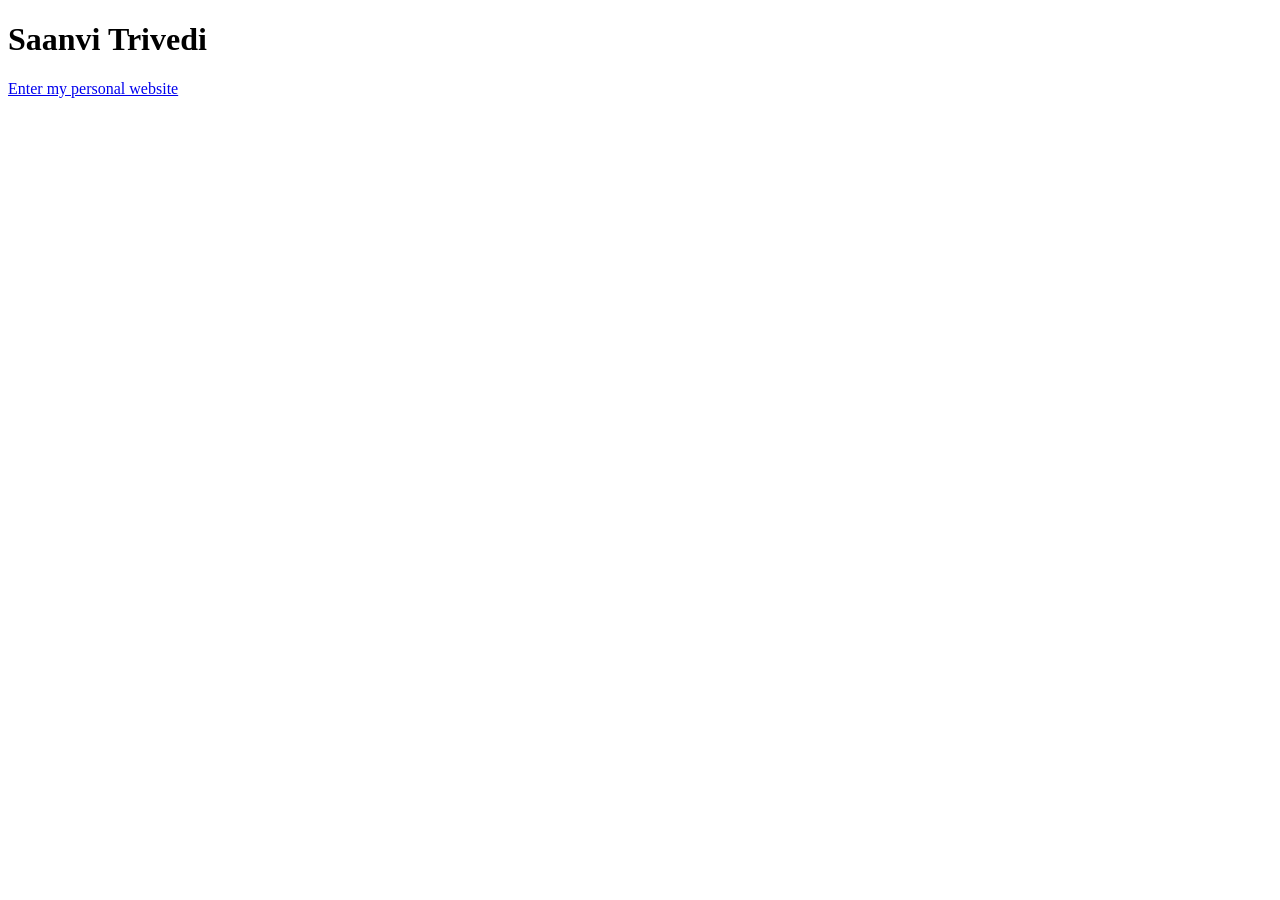
<file: index.html>
<!DOCTYPE html>
<html lang="en">

<head>
  <meta charset="UTF-8">
  <meta name="viewport" content="width=device-width, initial-scale=1.0">
  <title>Saanvi Trivedi</title>
</head>

<body>

  <h1>Saanvi Trivedi</h1>

  <p>
    <a href="views/home.html">Enter my personal website</a>
  </p>

</body>

</html>
</file>
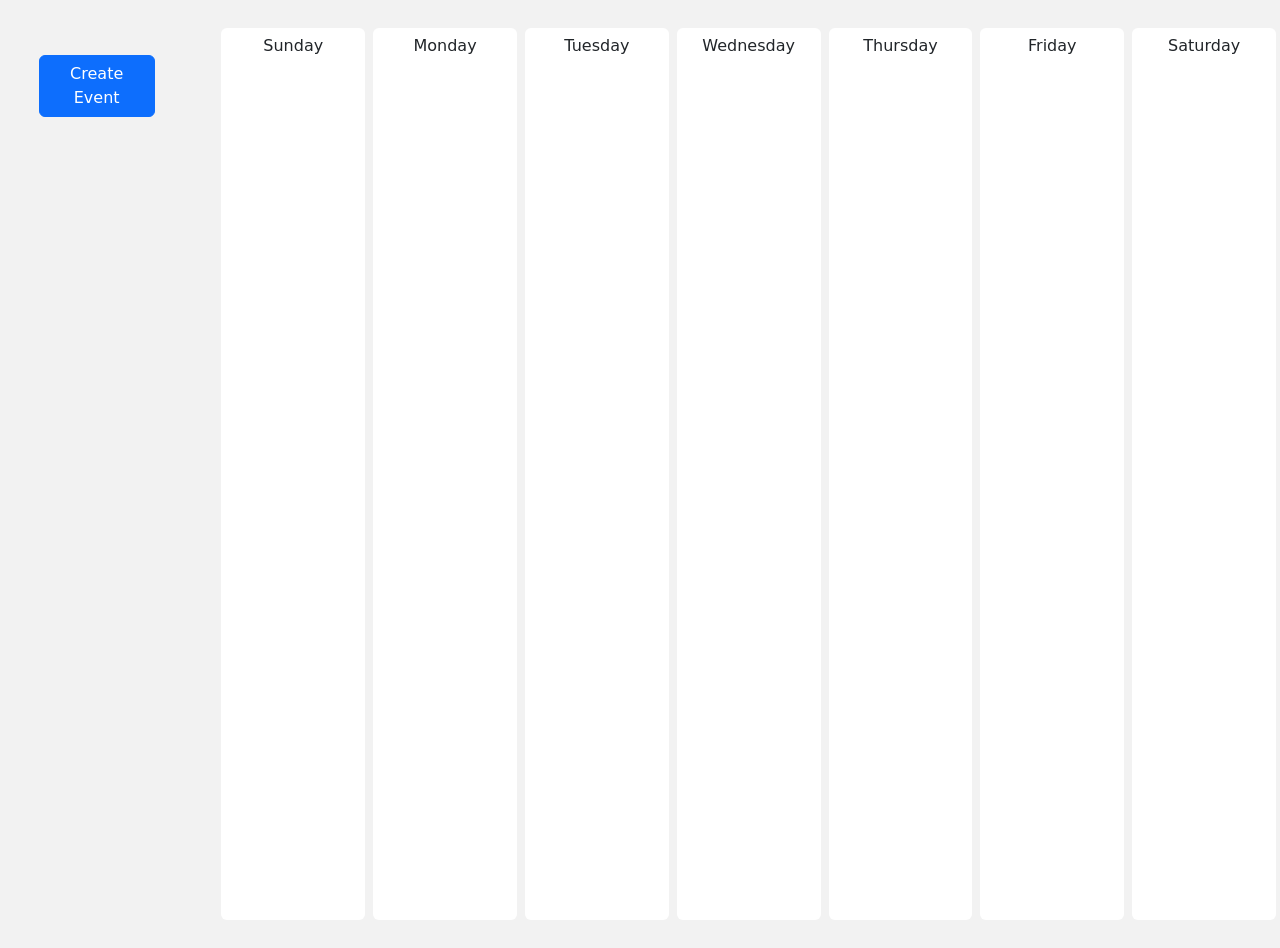
<file: submission/Calendar/index.html>
<!doctype html>

<html lang="en">

  <head>

    <meta charset="utf-8">

    <meta name="viewport" content="width=device-width, initial-scale=1">

    <title>Lab 4 - Calendar</title>

    <link href="https://cdn.jsdelivr.net/npm/bootstrap@5.3.3/dist/css/bootstrap.min.css"
          rel="stylesheet"
          integrity="sha384-QWTKZyjpPEjISv5WaRU9OFeRpok6YctnYmDr5pNlyT2bRjXh0JMhjY6hW+ALEwIH"
          crossorigin="anonymous">

    <link rel="stylesheet" href="./resources/css/style.css">

  </head>

  <body>

    <div class="row">

        <div class="col-2">

            <div class="custom-container">

                <button
                    class="btn btn-primary mt-3"
                    type="button"
                    data-bs-toggle="modal"
                    data-bs-target="#event_modal"
                    onclick="startCreateEvent()"
                >
                    Create Event
                </button>

            </div>

        </div>

        <div class="col">

            <div class="container-md container-fluid py-4 h-100">

                <div id="calendar" class="row h-100">

                    <div class="col-sm m-1 bg-white rounded px-1 px-md-2" id="sunday">

                        <div class="h6 text-center position-relative py-2 day">
                            Sunday
                        </div>

                    </div>

                    <div class="col-sm m-1 bg-white rounded px-1 px-md-2" id="monday">

                        <div class="h6 text-center position-relative py-2 day">
                            Monday
                        </div>

                    </div>

                    <div class="col-sm m-1 bg-white rounded px-1 px-md-2" id="tuesday">

                        <div class="h6 text-center position-relative py-2 day">
                            Tuesday
                        </div>

                    </div>

                    <div class="col-sm m-1 bg-white rounded px-1 px-md-2" id="wednesday">

                        <div class="h6 text-center position-relative py-2 day">
                            Wednesday
                        </div>

                    </div>

                    <div class="col-sm m-1 bg-white rounded px-1 px-md-2" id="thursday">

                        <div class="h6 text-center position-relative py-2 day">
                            Thursday
                        </div>

                    </div>

                    <div class="col-sm m-1 bg-white rounded px-1 px-md-2" id="friday">

                        <div class="h6 text-center position-relative py-2 day">
                            Friday
                        </div>

                    </div>

                    <div class="col-sm m-1 bg-white rounded px-1 px-md-2" id="saturday">

                        <div class="h6 text-center position-relative py-2 day">
                            Saturday
                        </div>

                    </div>

                </div>

            </div>

        </div>

    </div>


    <!-- Event Modal -->

    <div
        class="modal fade"
        id="event_modal"
        tabindex="-1"
        aria-labelledby="eventModalLabel"
        aria-hidden="true"
    >

        <div class="modal-dialog">

            <div class="modal-content">

                <div class="modal-header">

                    <h5 class="modal-title" id="eventModalLabel">
                        Create Event
                    </h5>

                    <button
                        type="button"
                        class="btn-close"
                        data-bs-dismiss="modal"
                        aria-label="Close"
                    ></button>

                </div>

                <div class="modal-body">

                    <form id="event_form">

                        <!-- Event Name -->

                        <div class="mb-3">

                            <label for="event_name" class="form-label">
                                Event Name
                            </label>

                            <input
                                type="text"
                                class="form-control"
                                id="event_name"
                                required
                            >

                        </div>


                        <!-- Weekday -->

                        <div class="mb-3">

                            <label for="event_weekday" class="form-label">
                                Weekday
                            </label>

                            <select
                                class="form-select"
                                id="event_weekday"
                                required
                            >

                                <option value="">Select a day</option>

                                <option value="sunday">Sunday</option>

                                <option value="monday">Monday</option>

                                <option value="tuesday">Tuesday</option>

                                <option value="wednesday">Wednesday</option>

                                <option value="thursday">Thursday</option>

                                <option value="friday">Friday</option>

                                <option value="saturday">Saturday</option>

                            </select>

                        </div>


                        <!-- Time -->

                        <div class="mb-3">

                            <label for="event_time" class="form-label">
                                Time
                            </label>

                            <input
                                type="time"
                                class="form-control"
                                id="event_time"
                                required
                            >

                        </div>


                        <!-- Event Modality -->

                        <div class="mb-3">

                            <label for="event_modality" class="form-label">
                                Event Modality
                            </label>

                            <select
                                class="form-select"
                                id="event_modality"
                                required
                                onchange="updateLocationOptions(this.value)"
                            >

                                <option value="in-person">
                                    In Person
                                </option>

                                <option value="remote">
                                    Remote
                                </option>

                            </select>

                        </div>


                        <!-- Category -->

                        <div class="mb-3">

                            <label for="event_category" class="form-label">
                                Category
                            </label>

                            <select
                                class="form-select"
                                id="event_category"
                                required
                            >

                                <option value="">
                                    Select a category
                                </option>

                                <option value="academic">
                                    Academic
                                </option>

                                <option value="work">
                                    Work
                                </option>

                                <option value="personal">
                                    Personal
                                </option>

                                <option value="social">
                                    Social
                                </option>

                            </select>

                        </div>


                        <!-- Location -->

                        <div class="mb-3" id="location_container">

                            <label for="event_location" class="form-label">
                                Location
                            </label>

                            <input
                                type="text"
                                class="form-control"
                                id="event_location"
                                required
                            >

                        </div>


                        <!-- Remote URL -->

                        <div
                            class="mb-3"
                            id="remote_url_container"
                            style="display: none;"
                        >

                            <label for="event_remote_url" class="form-label">
                                Remote URL
                            </label>

                            <input
                                type="text"
                                class="form-control"
                                id="event_remote_url"
                                placeholder="https://zoom.us/j/123456789"
                                pattern="https?://.+"
                            >

                        </div>


                        <!-- Attendees -->

                        <div class="mb-3">

                            <label for="event_attendees" class="form-label">
                                Attendees
                            </label>

                            <input
                                type="text"
                                class="form-control"
                                id="event_attendees"
                                placeholder="Alice, Bob, Charlie"
                                required
                            >

                        </div>

                    </form>

                </div>


                <div class="modal-footer">

                    <button
                        type="button"
                        class="btn btn-secondary"
                        data-bs-dismiss="modal"
                    >
                        Close
                    </button>

                    <button
                        type="submit"
                        class="btn btn-primary"
                        form="event_form"
                        onclick="saveEvent()"
                    >
                        Save Event
                    </button>

                </div>

            </div>

        </div>

    </div>


    <script
        src="https://cdn.jsdelivr.net/npm/bootstrap@5.3.3/dist/js/bootstrap.bundle.min.js"
        integrity="sha384-YvpcrYf0tY3lHB60NNkmXc5s9fDVZLESaAA55NDzOxhy9GkcIdslK1eN7N6jIeHz"
        crossorigin="anonymous"
    ></script>

    <script src="./resources/js/script.js"></script>

  </body>

</html>
</file>
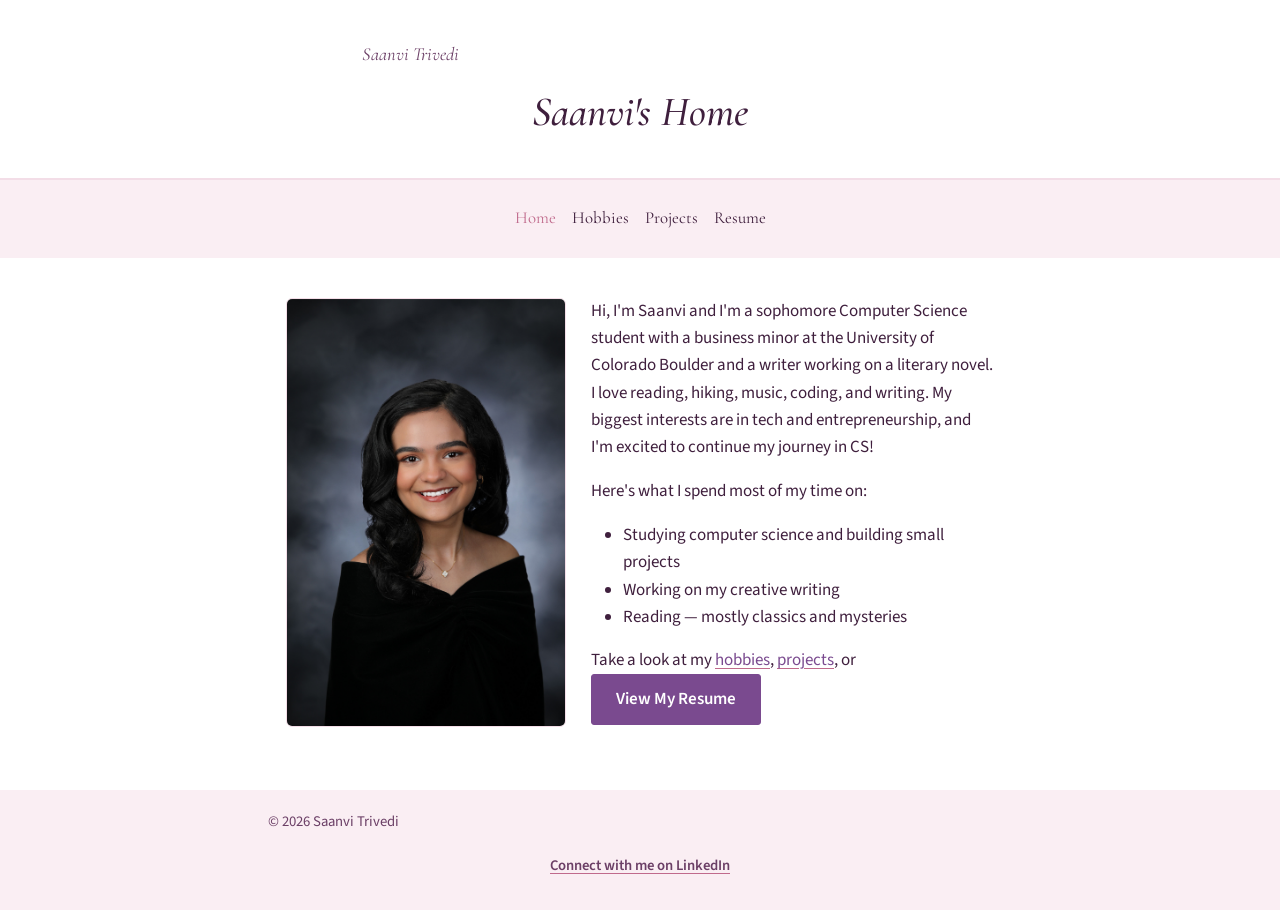
<file: views/home.html>
<!DOCTYPE html>
<html lang="en">

<head>
  <meta charset="UTF-8">
  <meta name="viewport" content="width=device-width, initial-scale=1.0">

  <title>Saanvi Trivedi — Home</title>

  <!-- Bootstrap stylesheet -->
  <link
    href="https://cdn.jsdelivr.net/npm/bootstrap@5.3.3/dist/css/bootstrap.min.css"
    rel="stylesheet">

  <!-- My custom CSS -->
  <link rel="stylesheet" href="../resources/css/styles.css">
</head>

<body>

  <!-- ELEMENT EXAMPLE: <header> groups the introductory content
       for the page. -->

  <header class="site-header text-center">
    <p class="site-name">Saanvi Trivedi</p>
    <h1>Saanvi's Home</h1>
  </header>


  <!-- Bootstrap component: Navbar.
       navbar creates the navigation component.
       navbar-expand-md makes the navigation responsive.
       Bootstrap annotation #1. -->

  <nav class="navbar navbar-expand-md site-nav" aria-label="Primary">

    <div class="container">

      <ul class="navbar-nav mx-auto">

        <li class="nav-item">
          <a class="nav-link active" aria-current="page" href="home.html">
            Home
          </a>
        </li>

        <li class="nav-item">
          <a class="nav-link" href="hobbies.html">
            Hobbies
          </a>
        </li>

        <li class="nav-item">
          <a class="nav-link" href="projects.html">
            Projects
          </a>
        </li>

        <li class="nav-item">
          <a class="nav-link" href="resume.html">
            Resume
          </a>
        </li>

      </ul>

    </div>
  </nav>


  <!-- PARENT-CHILD RELATIONSHIP EXAMPLE: <main> is the parent
       of the <section> element nested inside it. -->

  <main>

    <!-- Bootstrap annotation #2:
         container centers the content and gives it responsive
         horizontal spacing. -->

    <div class="container">

      <section aria-labelledby="intro-heading">

        <h2 id="intro-heading" class="sr-only">
          Introduction
        </h2>


        <!-- Bootstrap annotation #3:
             row creates a Bootstrap responsive grid row. -->

        <div class="row align-items-start g-4 intro">

          <!-- col-md-4 makes this column take 4/12 of the row
               on medium and larger screens. -->

         <div class="col-md-5">

            <!-- ATTRIBUTE EXAMPLE: The alt attribute gives
                 assistive technology a description of the image. -->

            <img
              src="../resources/img/me.jpeg"
              class="img-fluid rounded"
              alt="My photo">

          </div>

          <!-- col-md-7 makes this column take 7/12 of the row
               on medium and larger screens. -->

          <div class="col-md-7">

            <p>
              Hi, I'm Saanvi and I'm a sophomore Computer Science student with a
              business minor at the University of Colorado Boulder and a writer
              working on a literary novel. I love reading, hiking, music, coding,
              and writing. My biggest interests are in tech and entrepreneurship,
              and I'm excited to continue my journey in CS!
            </p>

            <p>Here's what I spend most of my time on:</p>

            <ul class="interest-list">
              <li>Studying computer science and building small projects</li>
              <li>Working on my creative writing</li>
              <li>Reading — mostly classics and mysteries</li>
            </ul>

            <p>
              Take a look at my
              <a href="hobbies.html">hobbies</a>,
              <a href="projects.html">projects</a>, or
              <a href="resume.html" class="button">View My Resume</a>
            </p>

          </div>

        </div>

      </section>

    </div>

  </main>


  <footer class="site-footer text-center">

    <p>&copy; 2026 Saanvi Trivedi</p>

    <a
      class="linkedin-link"
      href="https://www.linkedin.com/in/saanvitrivedi/"
      target="_blank"
      rel="noopener">
      Connect with me on LinkedIn
    </a>

  </footer>

</body>
</html>
</file>
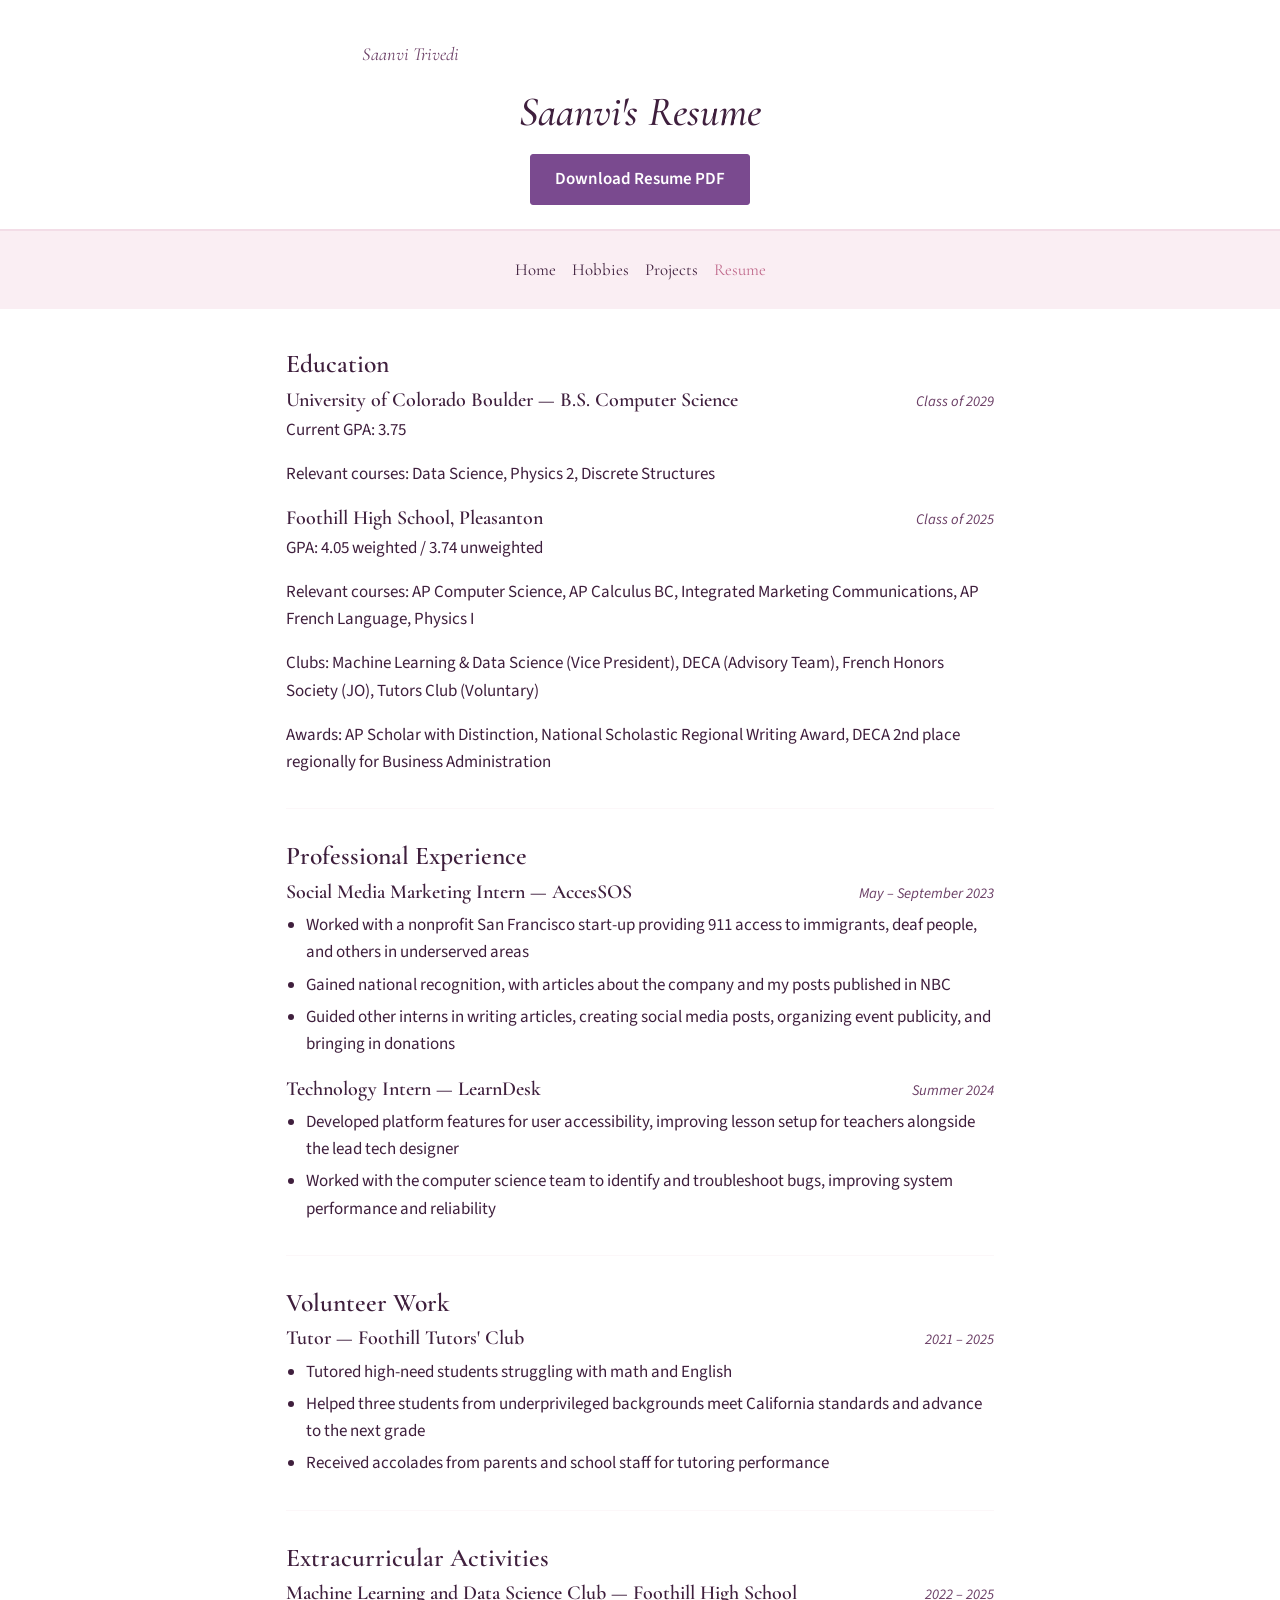
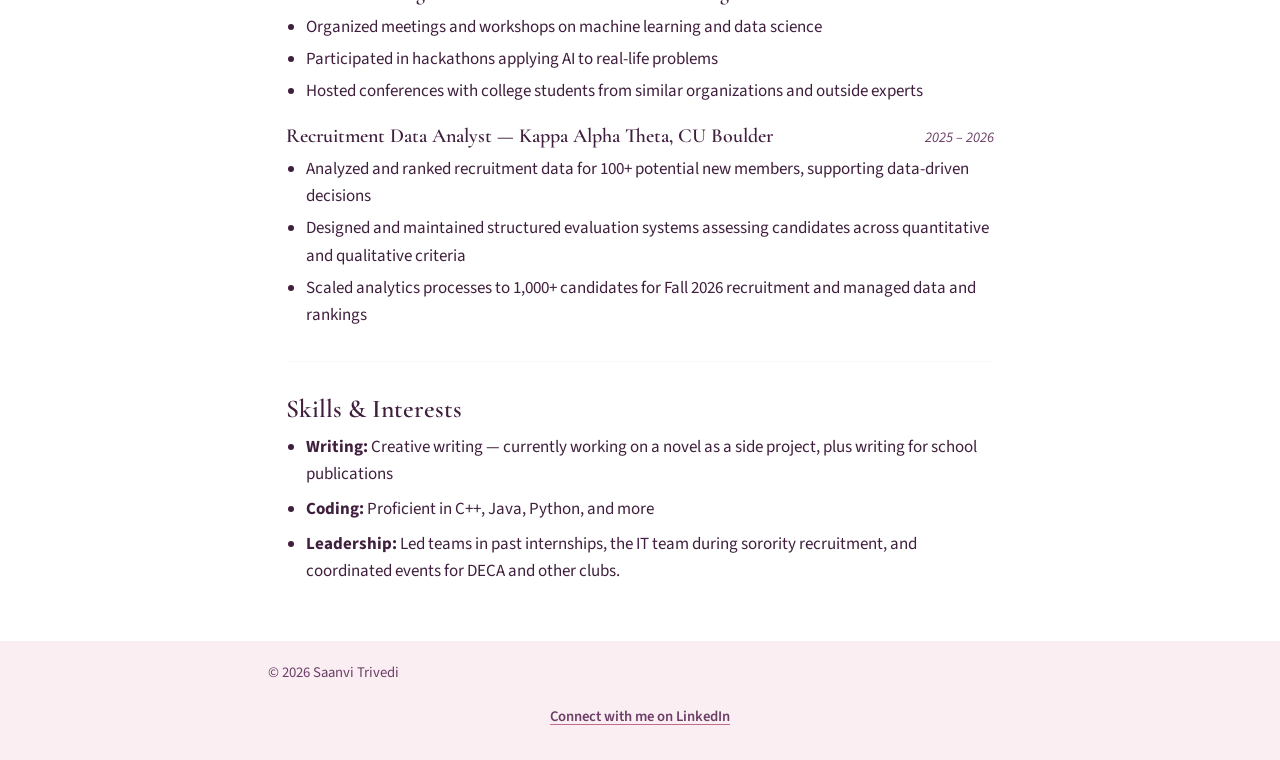
<file: views/resume.html>
<!DOCTYPE html>
<html lang="en">

<head>
  <meta charset="UTF-8">
  <meta name="viewport" content="width=device-width, initial-scale=1.0">

  <title>Saanvi Trivedi — Resume</title>

  <!-- Print styles for the resume download button -->
  <style>
    @media print {
      .site-nav,
      .site-footer,
      .button {
        display: none;
      }

      body {
        background: white;
      }

      main {
        max-width: none;
        padding: 0;
      }
    }
  </style>

  <!-- Bootstrap stylesheet -->
  <link
    href="https://cdn.jsdelivr.net/npm/bootstrap@5.3.3/dist/css/bootstrap.min.css"
    rel="stylesheet">

  <!-- My custom CSS -->
  <link rel="stylesheet" href="../resources/css/styles.css">
</head>

<body>

  <header class="site-header text-center">
    <p class="site-name">Saanvi Trivedi</p>

    <h1>Saanvi's Resume</h1>

    <button
      class="button"
      type="button"
      onclick="window.print()">
      Download Resume PDF
    </button>
  </header>


  <!-- Bootstrap Navbar component -->
  <nav class="navbar navbar-expand-md site-nav" aria-label="Primary">
    <div class="container">

      <ul class="navbar-nav mx-auto">

        <li class="nav-item">
          <a class="nav-link" href="home.html">Home</a>
        </li>

        <li class="nav-item">
          <a class="nav-link" href="hobbies.html">Hobbies</a>
        </li>

        <li class="nav-item">
          <a class="nav-link" href="projects.html">Projects</a>
        </li>

        <li class="nav-item">
          <a
            class="nav-link active"
            aria-current="page"
            href="resume.html">
            Resume
          </a>
        </li>

      </ul>

    </div>
  </nav>


  <main>

    <!-- Bootstrap container centers the resume and provides
         responsive spacing. -->
    <div class="container">

      <!-- Bootstrap utility class: mb-4 adds bottom margin. -->
      <section
        class="resume-block mb-4"
        aria-labelledby="education-heading">

        <h2 id="education-heading">Education</h2>

        <div class="resume-entry">

          <div class="resume-entry-head">

            <h3>
              University of Colorado Boulder — B.S. Computer Science
            </h3>

            <span class="resume-entry-meta">
              Class of 2029
            </span>

          </div>

          <p>Current GPA: 3.75</p>

          <p>
            Relevant courses: Data Science, Physics 2, Discrete Structures
          </p>

        </div>


        <div class="resume-entry">

          <div class="resume-entry-head">

            <h3>Foothill High School, Pleasanton</h3>

            <span class="resume-entry-meta">
              Class of 2025
            </span>

          </div>

          <p>
            GPA: 4.05 weighted / 3.74 unweighted
          </p>

          <p>
            Relevant courses: AP Computer Science, AP Calculus BC,
            Integrated Marketing Communications, AP French Language,
            Physics I
          </p>

          <p>
            Clubs: Machine Learning &amp; Data Science (Vice President),
            DECA (Advisory Team), French Honors Society (JO),
            Tutors Club (Voluntary)
          </p>

          <p>
            Awards: AP Scholar with Distinction, National Scholastic
            Regional Writing Award, DECA 2nd place regionally for
            Business Administration
          </p>

        </div>

      </section>


      <hr class="divider">


      <section
        class="resume-block"
        aria-labelledby="experience-heading">

        <h2 id="experience-heading">Professional Experience</h2>

        <div class="resume-entry">

          <div class="resume-entry-head">

            <h3>Social Media Marketing Intern — AccesSOS</h3>

            <span class="resume-entry-meta">
              May – September 2023
            </span>

          </div>

          <ul>

            <li>
              Worked with a nonprofit San Francisco start-up providing
              911 access to immigrants, deaf people, and others in
              underserved areas
            </li>

            <li>
              Gained national recognition, with articles about the
              company and my posts published in NBC
            </li>

            <li>
              Guided other interns in writing articles, creating social
              media posts, organizing event publicity, and bringing in
              donations
            </li>

          </ul>

        </div>


        <div class="resume-entry">

          <div class="resume-entry-head">

            <h3>Technology Intern — LearnDesk</h3>

            <span class="resume-entry-meta">
              Summer 2024
            </span>

          </div>

          <ul>

            <li>
              Developed platform features for user accessibility,
              improving lesson setup for teachers alongside the lead
              tech designer
            </li>

            <li>
              Worked with the computer science team to identify and
              troubleshoot bugs, improving system performance and
              reliability
            </li>

          </ul>

        </div>

      </section>


      <hr class="divider">


      <section
        class="resume-block"
        aria-labelledby="volunteer-heading">

        <h2 id="volunteer-heading">Volunteer Work</h2>

        <div class="resume-entry">

          <div class="resume-entry-head">

            <h3>Tutor — Foothill Tutors' Club</h3>

            <span class="resume-entry-meta">
              2021 – 2025
            </span>

          </div>

          <ul>

            <li>
              Tutored high-need students struggling with math and English
            </li>

            <li>
              Helped three students from underprivileged backgrounds
              meet California standards and advance to the next grade
            </li>

            <li>
              Received accolades from parents and school staff for
              tutoring performance
            </li>

          </ul>

        </div>

      </section>


      <hr class="divider">


      <section
        class="resume-block"
        aria-labelledby="extracurricular-heading">

        <h2 id="extracurricular-heading">
          Extracurricular Activities
        </h2>

        <div class="resume-entry">

          <div class="resume-entry-head">

            <h3>
              Machine Learning and Data Science Club —
              Foothill High School
            </h3>

            <span class="resume-entry-meta">
              2022 – 2025
            </span>

          </div>

          <ul>

            <li>
              Organized meetings and workshops on machine learning
              and data science
            </li>

            <li>
              Participated in hackathons applying AI to real-life
              problems
            </li>

            <li>
              Hosted conferences with college students from similar
              organizations and outside experts
            </li>

          </ul>

        </div>


        <div class="resume-entry">

          <div class="resume-entry-head">

            <h3>
              Recruitment Data Analyst — Kappa Alpha Theta, CU Boulder
            </h3>

            <span class="resume-entry-meta">
              2025 – 2026
            </span>

          </div>

          <ul>

            <li>
              Analyzed and ranked recruitment data for 100+ potential
              new members, supporting data-driven decisions
            </li>

            <li>
              Designed and maintained structured evaluation systems
              assessing candidates across quantitative and qualitative
              criteria
            </li>

            <li>
              Scaled analytics processes to 1,000+ candidates for
              Fall 2026 recruitment and managed data and rankings
            </li>

          </ul>

        </div>

      </section>


      <hr class="divider">


      <section
        class="resume-block"
        aria-labelledby="skills-heading">

        <h2 id="skills-heading">Skills &amp; Interests</h2>

        <ul class="skills-list">

          <li>
            <strong>Writing:</strong>
            Creative writing — currently working on a novel as a side
            project, plus writing for school publications
          </li>

          <li>
            <strong>Coding:</strong>
            Proficient in C++, Java, Python, and more
          </li>

          <li>
            <strong>Leadership:</strong>
            Led teams in past internships, the IT team during sorority
            recruitment, and coordinated events for DECA and other clubs.
          </li>

        </ul>

      </section>

    </div>

  </main>


  <footer class="site-footer text-center">

    <p>&copy; 2026 Saanvi Trivedi</p>

    <a
      class="linkedin-link"
      href="https://www.linkedin.com/in/saanvitrivedi/"
      target="_blank"
      rel="noopener">
      Connect with me on LinkedIn
    </a>

  </footer>

</body>
</html>
</file>
<file: submission/Calendar/resources/css/style.css>
h1{
    text-align: center;
    padding-top: 2%;
}
body {
    height: 100%;
    background-color: #f2f2f2;
  }
  
  .event:hover {
    cursor: pointer;
  }
  
  .hidden {
    visibility: hidden;
    height: 0;
  }
  
  #calendar {
    height: 100vh !important;
  }

.custom-container {
    width: 100%;
    padding: 20%;
}
</file>
<file: resources/css/styles.css>
/* ============================================================
   Saanvi Trivedi — Personal Site

   Palette: white ground, deep plum headings, dusty-rose accent
   Type: Cormorant Garamond + Source Sans 3
   ============================================================ */


/* Custom typography */
@import url('https://fonts.googleapis.com/css2?family=Cormorant+Garamond:ital,wght@0,500;0,600;1,500&family=Source+Sans+3:wght@400;500;600&display=swap');


:root {
  --white: #ffffff;
  --cream: #fdf9fb;
  --plum: #3f1f3d;
  --plum-soft: #6b3f66;
  --violet: #7a4a8f;
  --rose: #c06a8c;
  --rose-light: #f3dde7;
  --rose-pale: #faeef3;

  --font-display: 'Cormorant Garamond', Georgia, serif;
  --font-body: 'Source Sans 3', -apple-system, BlinkMacSystemFont, 'Segoe UI', sans-serif;

  --measure: 42em;
}


/* Element selector + box sizing */
*,
*::before,
*::after {
  box-sizing: border-box;
}


/* Element selector + custom colors + typography */
body {
  margin: 0;
  background: var(--white);
  color: var(--plum);
  font-family: var(--font-body);
  font-size: 17px;
  line-height: 1.6;
}


img {
  max-width: 100%;
  display: block;
}


a {
  color: var(--violet);
  text-decoration-color: var(--rose);
  text-underline-offset: 3px;
}


a:hover {
  color: var(--rose);
}


a:focus-visible,
button:focus-visible {
  outline: 2px solid var(--violet);
  outline-offset: 3px;
}


/* Custom typography */
h1,
h2,
h3 {
  font-family: var(--font-display);
  font-weight: 600;
  color: var(--plum);
  line-height: 1.15;
  margin: 0 0 0.4em;
}


h1 {
  font-size: 2.6rem;
  font-style: italic;
  font-weight: 500;
}


h2 {
  font-size: 1.6rem;
}


h3 {
  font-size: 1.25rem;
}


p {
  margin: 0 0 1em;
  max-width: var(--measure);
}


/* ---------- Page frame ---------- */

.site-header {
  padding: 2.5rem 1.5rem 1.5rem;
  text-align: center;
  border-bottom: 1px solid var(--rose-light);
}


.site-header .site-name {
  font-family: var(--font-display);
  font-size: 1.15rem;
  font-style: italic;
  color: var(--plum-soft);
  margin: 0 0 1.25rem;
}


main {
  max-width: 780px;
  margin: 0 auto;
  padding: 2.5rem 1.5rem 3rem;
}


section {
  margin-bottom: 2.75rem;
}


section:last-child {
  margin-bottom: 0;
}


/* ---------- Navigation ---------- */

nav.site-nav {
  border-top: 1px solid var(--rose-light);
  background: var(--rose-pale);
  padding: 1.1rem 1.5rem;
}


/*
 * Bootstrap override:
 * This changes Bootstrap's default navbar link appearance
 * to match my site's colors and typography.
 */
.site-nav .navbar-nav .nav-link {
  color: var(--plum);
  font-family: var(--font-display);
  font-size: 1.05rem;
  text-decoration: none;
}


.site-nav .navbar-nav .nav-link:hover,
.site-nav .navbar-nav .nav-link.active {
  color: var(--rose);
}


/* ---------- Footer ---------- */

footer.site-footer {
  text-align: center;
  padding: 1.25rem 1.5rem 2rem;
  background: var(--rose-pale);
  font-size: 0.92rem;
  color: var(--plum-soft);
}


footer.site-footer a {
  color: var(--plum-soft);
}


footer.site-footer .linkedin-link {
  display: inline-block;
  margin-top: 0.35rem;
  font-weight: 600;
}


/* ---------- Button-styled link ---------- */

.button {
  display: inline-block;
  background: var(--violet);
  color: var(--white);
  font-family: var(--font-body);
  font-weight: 600;
  text-decoration: none;
  padding: 0.65em 1.4em;
  border-radius: 3px;
  border: 1px solid var(--violet);
}


.button:hover {
  background: var(--rose);
  border-color: var(--rose);
  color: var(--white);
}


/* ---------- Home page ---------- */

.intro {
  align-items: start;
}


.intro img {
  width: 280px;
  max-width: 100%;
  height: auto;
  border-radius: 4px;
  border: 1px solid var(--rose-light);
}


/* ---------- Responsive layout ---------- */

@media (max-width: 767px) {

  .intro img {
    width: 220px;
    margin: 0 auto 1.5rem;
  }

  h1 {
    font-size: 2.1rem;
  }

}

/* ---------- Card grids ---------- */

.card-grid {
  display: grid;
  grid-template-columns: repeat(auto-fit, minmax(220px, 1fr));
  gap: 1.5rem;
}


/*
 * Bootstrap override:
 * Bootstrap already has a .card class. These rules customize
 * Bootstrap's default card appearance for my website.
 */
.card {
  background: var(--cream);
  border: 1px solid var(--rose-light);
  border-left: 3px solid var(--rose);
  padding: 1.4rem 1.5rem;
  margin: 0;
  border-radius: 2px;
}


.card img {
  width: 100%;
  height: 180px;
  object-fit: cover;
  margin-bottom: 1rem;
}


.card h3 {
  margin-bottom: 0.5em;
}


.card p:last-child {
  margin-bottom: 0;
}


/* ---------- Resume ---------- */

.resume-block {
  margin-bottom: 2rem;
}


.resume-block:last-child {
  margin-bottom: 0;
}


.resume-entry {
  margin-bottom: 1.2rem;
}


.resume-entry:last-child {
  margin-bottom: 0;
}


.resume-entry-head {
  display: flex;
  justify-content: space-between;
  align-items: baseline;
  flex-wrap: wrap;
  gap: 0.25rem 1rem;
  margin-bottom: 0.2rem;
}


.resume-entry-head h3 {
  margin: 0;
}


.resume-entry-meta {
  font-size: 0.92rem;
  color: var(--plum-soft);
  font-style: italic;
}


.resume-entry ul {
  margin: 0.4em 0 0;
  padding-left: 1.2em;
}


.resume-entry ul li {
  margin-bottom: 0.3em;
}


.skills-list {
  padding-left: 1.2em;
  margin: 0.5em 0 0;
}


.skills-list li {
  margin-bottom: 0.45em;
}


hr.divider {
  border: none;
  border-top: 1px solid var(--rose-light);
  margin: 2rem 0;
}


/* ---------- Accessibility ---------- */

.sr-only {
  position: absolute;
  width: 1px;
  height: 1px;
  padding: 0;
  margin: -1px;
  overflow: hidden;
  clip: rect(0, 0, 0, 0);
  white-space: nowrap;
  border: 0;
}
</file>
